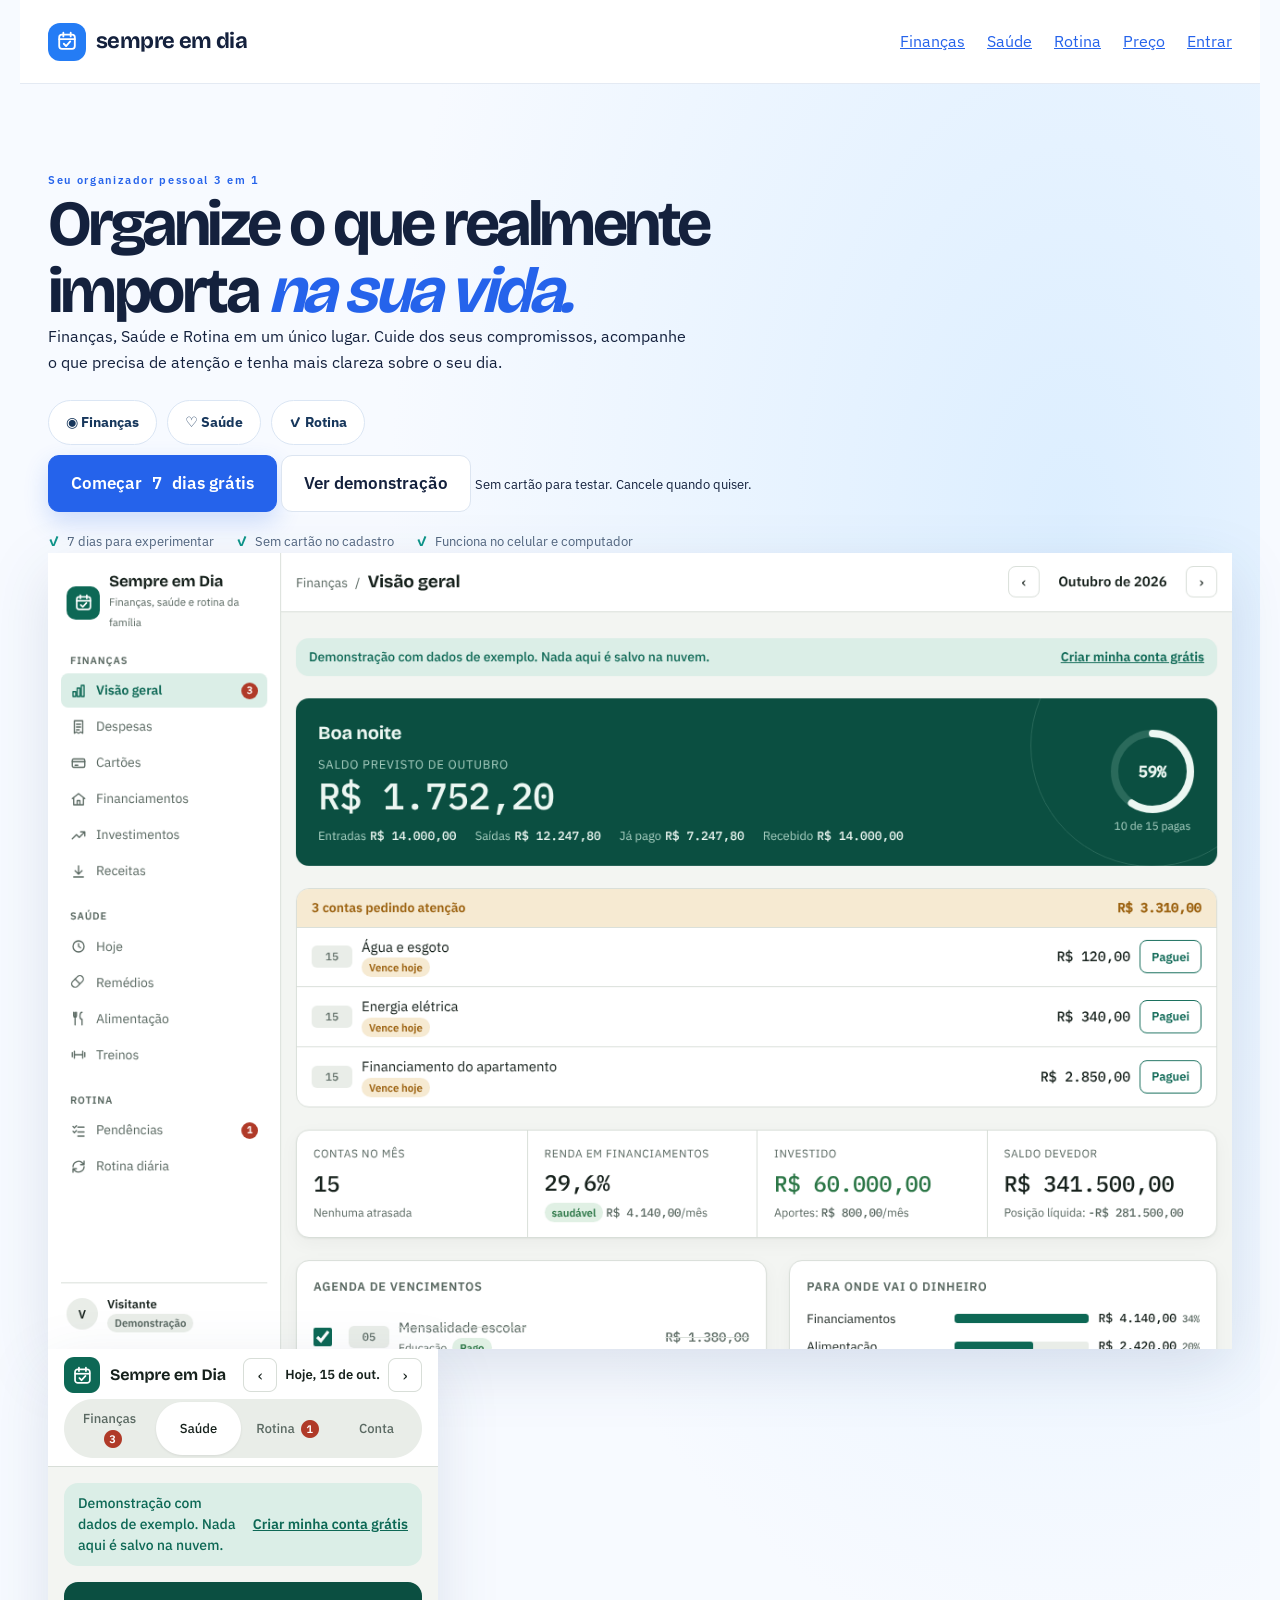
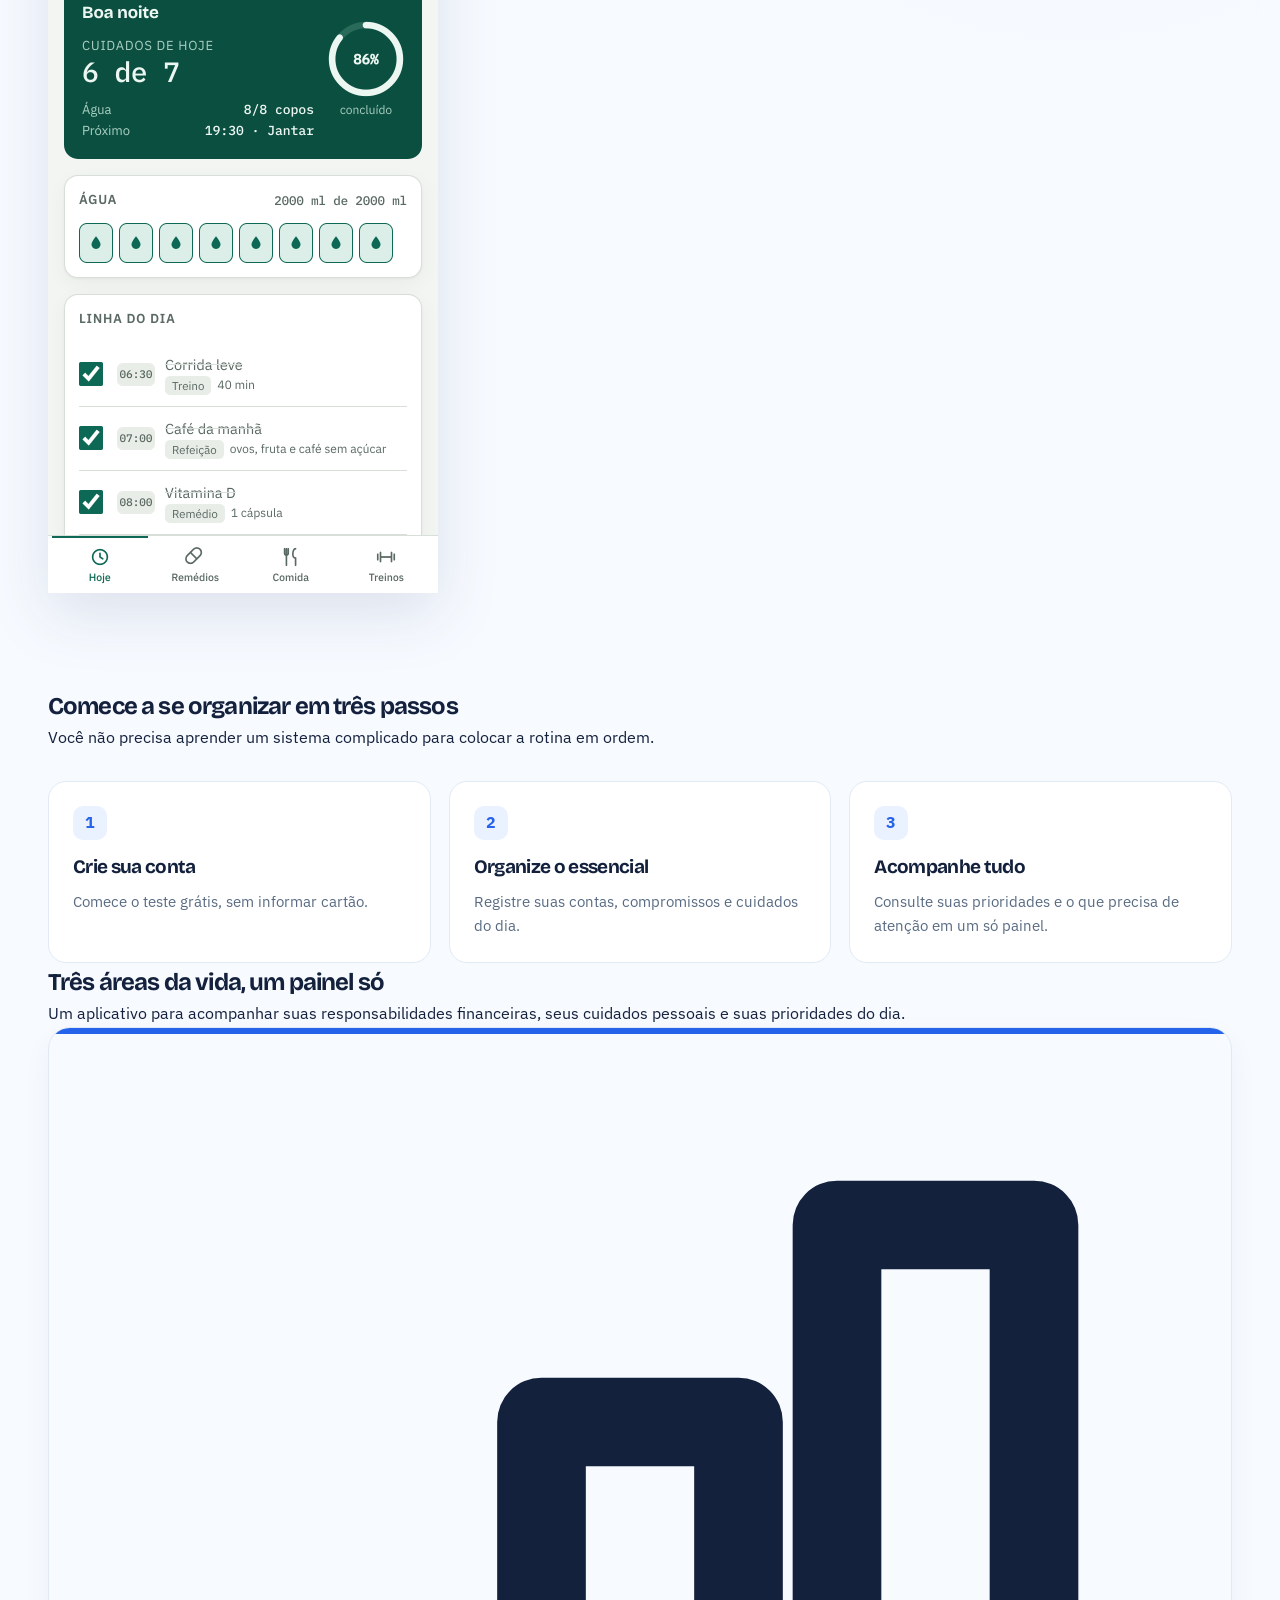
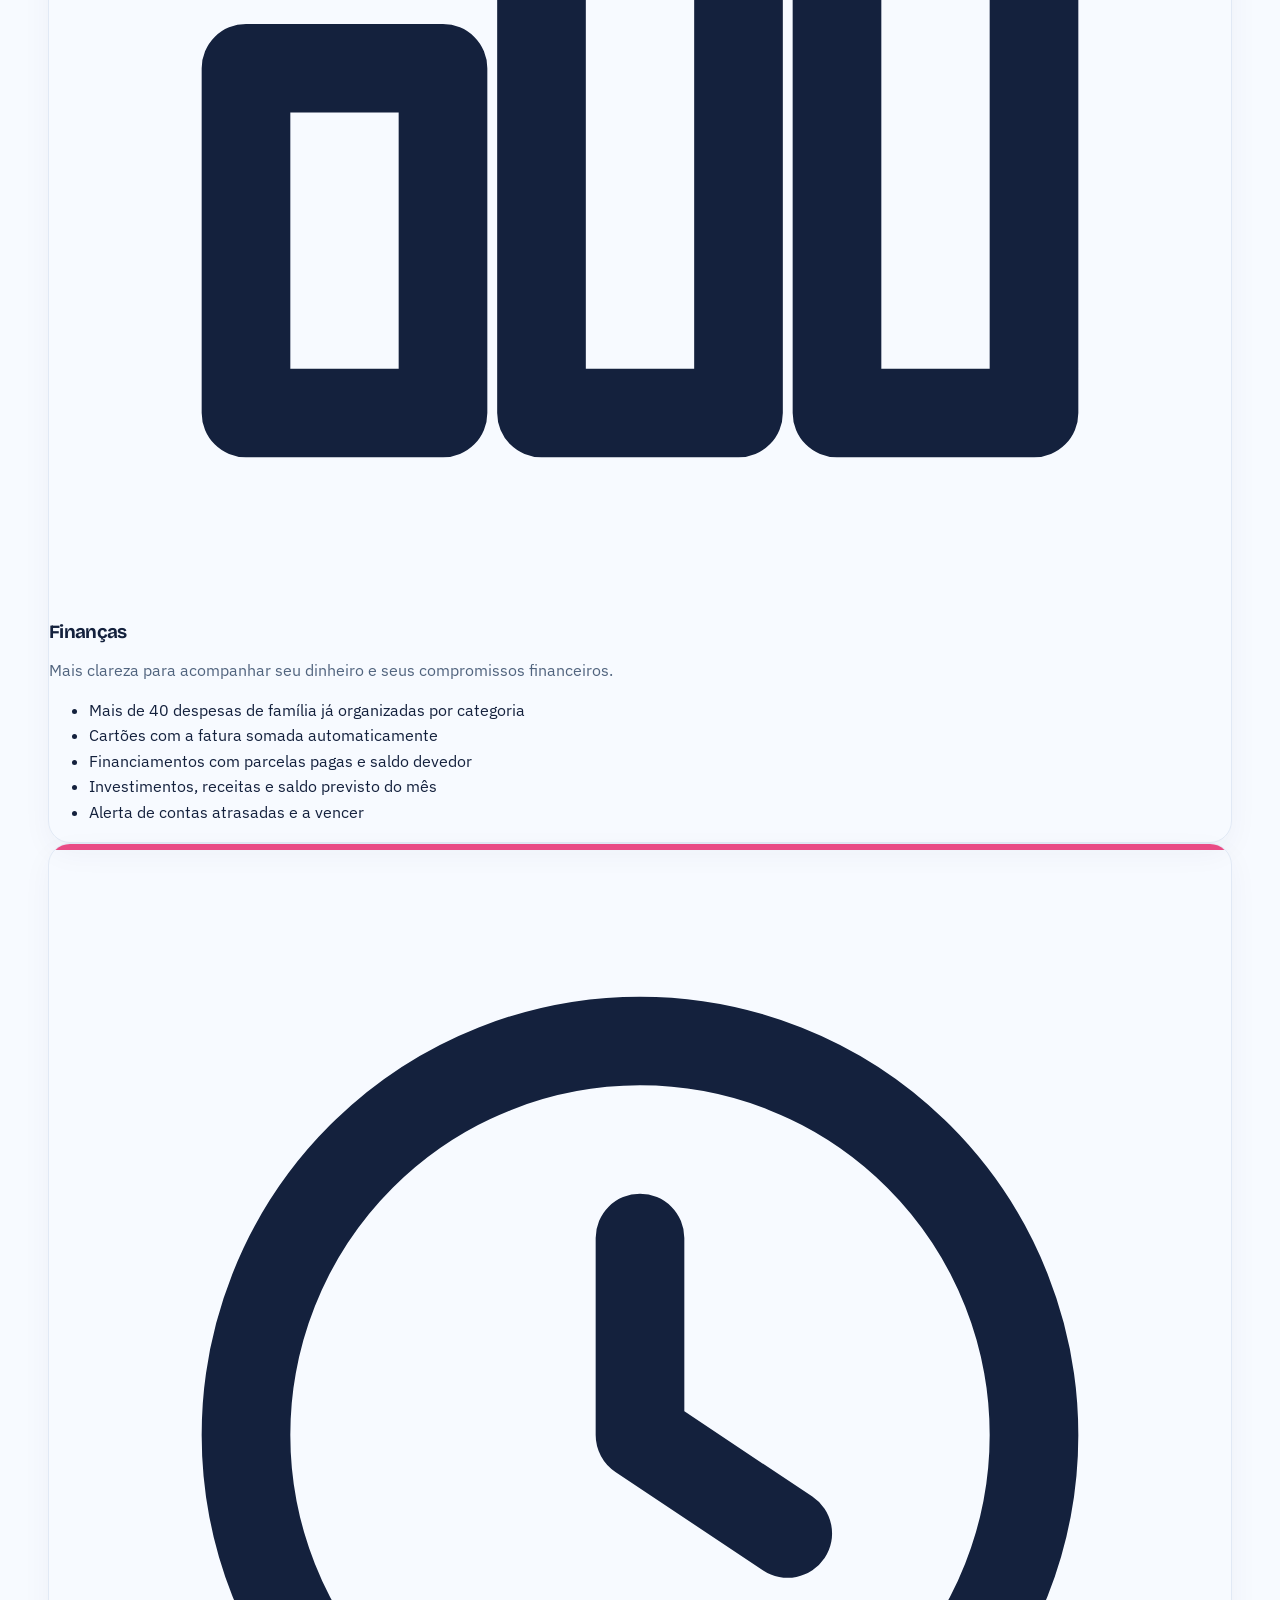
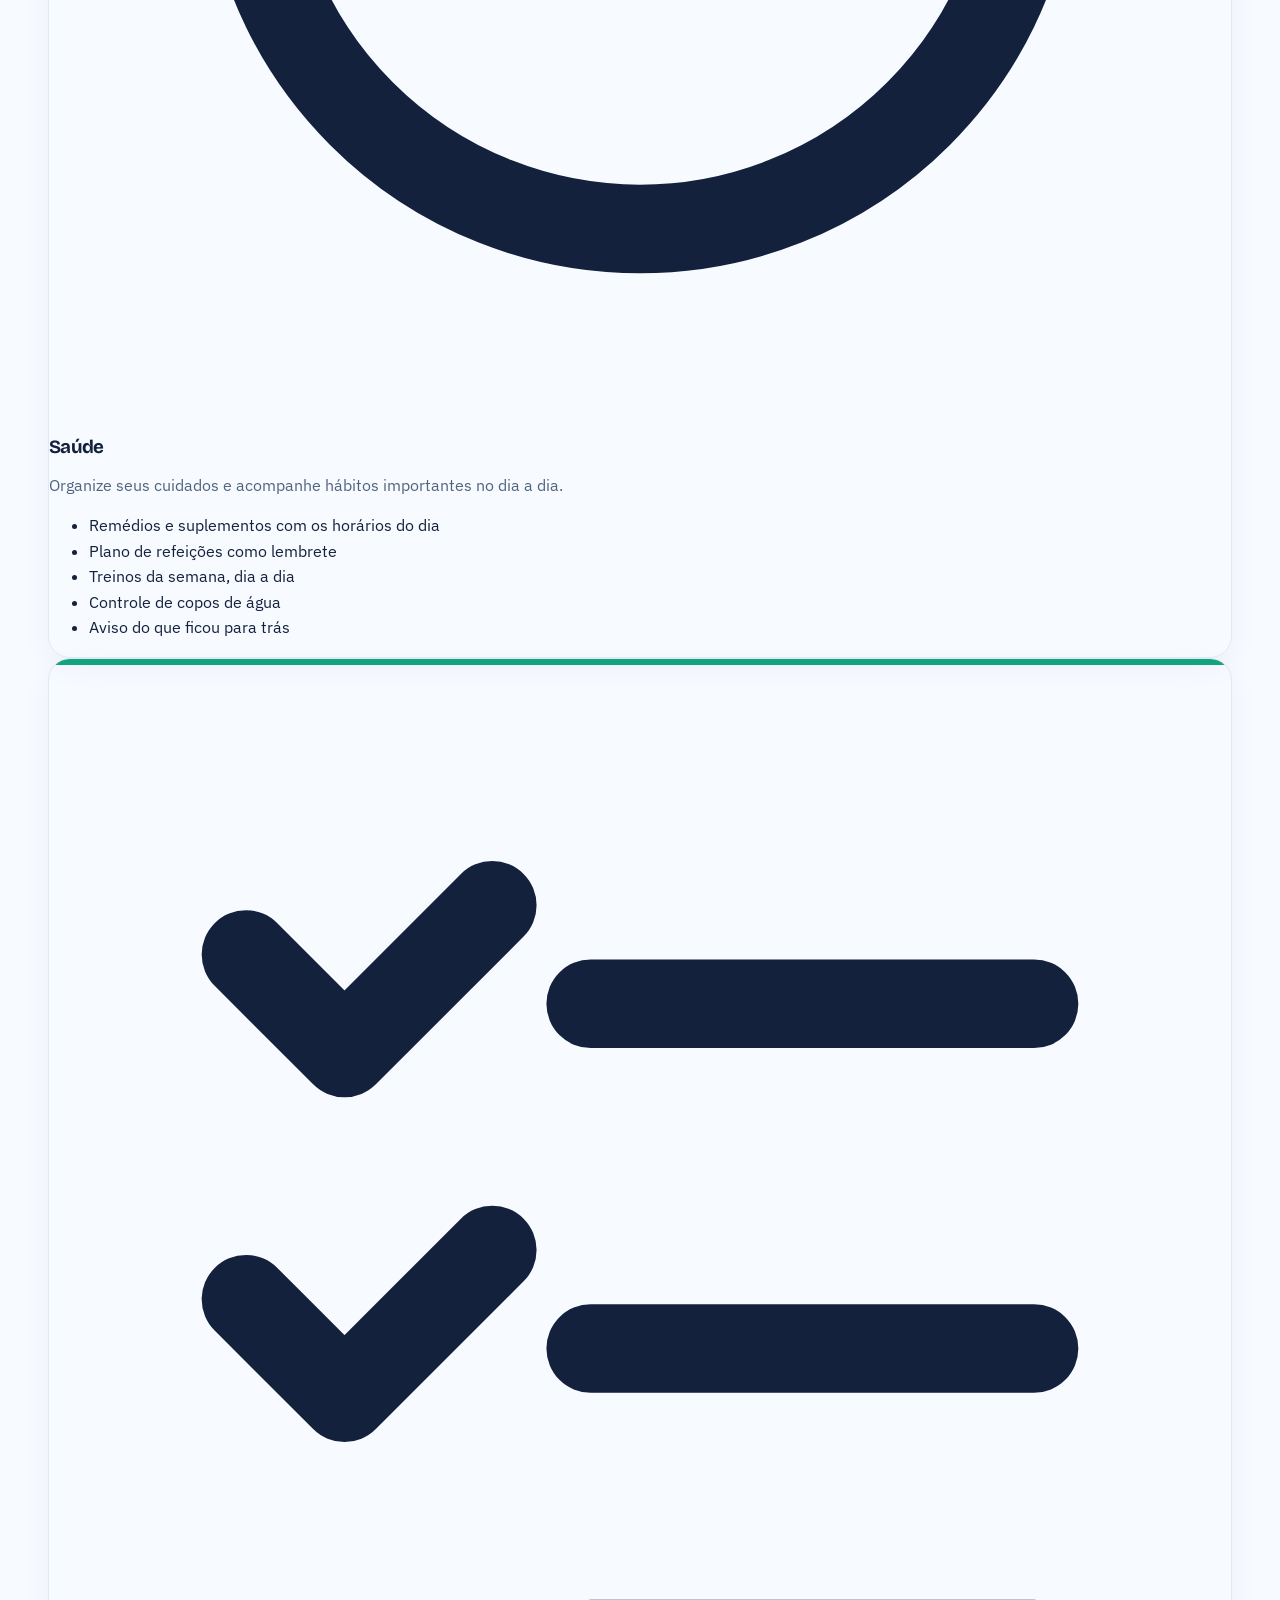
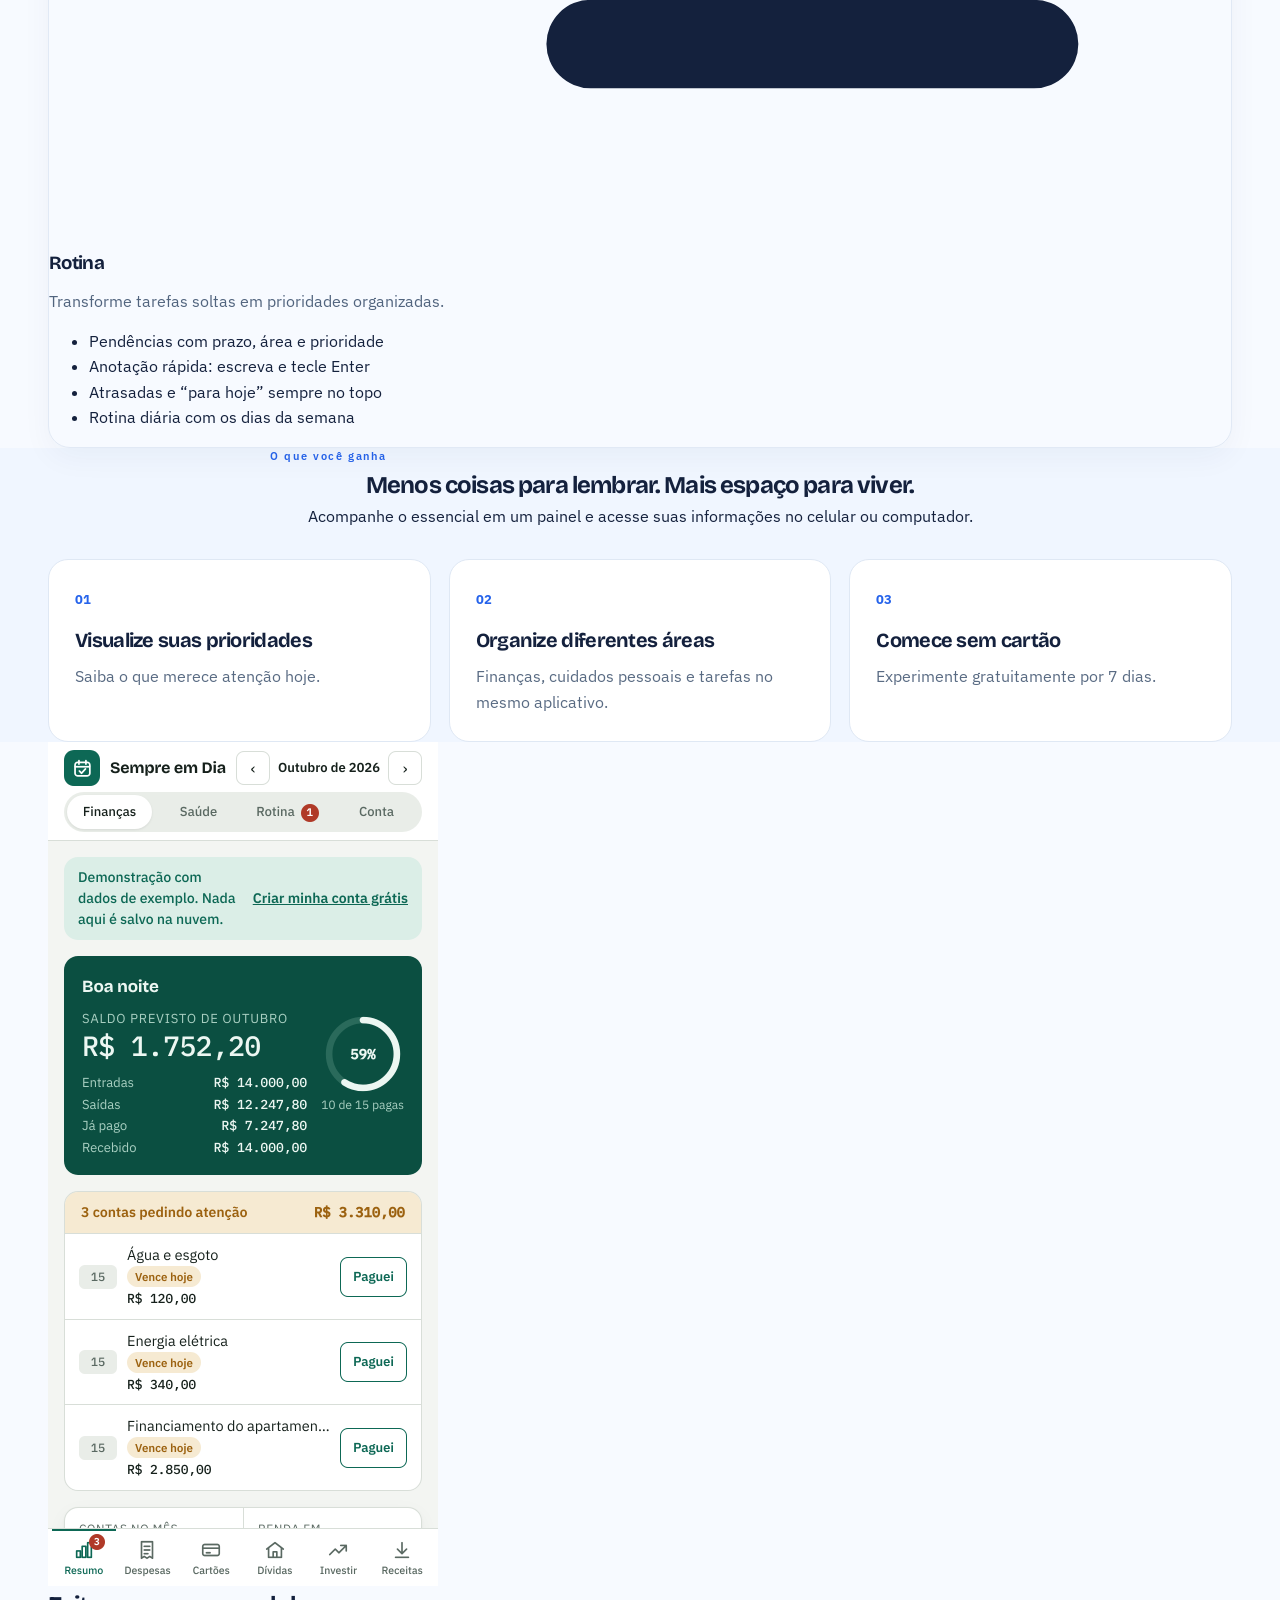
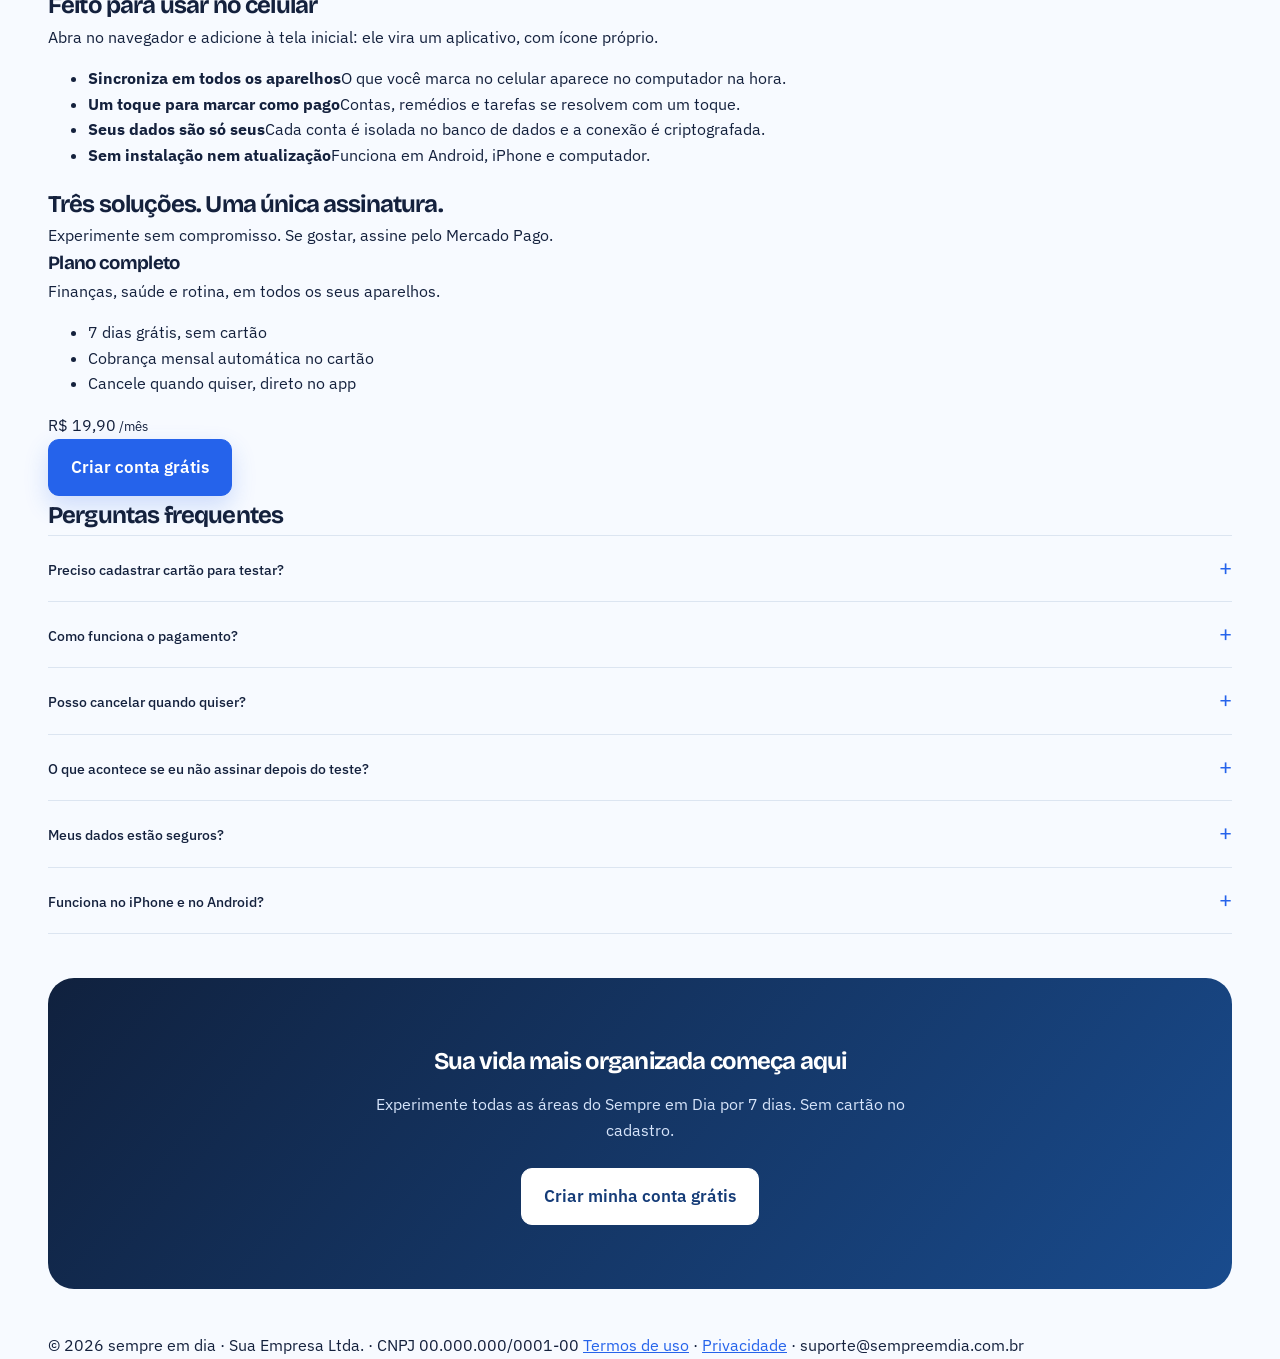
<file: index.html>
<!doctype html>
<html lang="pt-BR">
<head>
<meta charset="utf-8">
<meta name="viewport" content="width=device-width,initial-scale=1,viewport-fit=cover">
<title>Sempre em Dia | Organize Finanças, Saúde e Rotina</title>
<meta name="description" content="Organize as finanças da família, a saúde e a rotina num só painel, no computador e no celular. Teste grátis por 7 dias.">
<meta name="theme-color" content="#0b4f41">
<meta property="og:type" content="website">
<meta property="og:title" content="Sempre em Dia — Organize finanças, saúde e rotina">
<meta property="og:description" content="Um só painel para suas contas, cuidados e compromissos. Experimente 7 dias sem cartão.">
<meta property="og:url" content="https://joaoflaerdo-star.github.io/sempre-em-dia/">
<link rel="canonical" href="https://joaoflaerdo-star.github.io/sempre-em-dia/">
<meta property="og:image" content="./assets/tela-computador.png">
<link rel="icon" href="./icon.svg" type="image/svg+xml">
<link rel="manifest" href="./manifest.webmanifest">
<link rel="preconnect" href="https://fonts.googleapis.com">
<link rel="preconnect" href="https://fonts.gstatic.com" crossorigin>
<link rel="stylesheet" href="https://fonts.googleapis.com/css2?family=Bricolage+Grotesque:opsz,wght@12..96,500;12..96,700&family=IBM+Plex+Mono:wght@500&family=IBM+Plex+Sans:wght@400;500;600&display=swap">
<link rel="stylesheet" href="./assets/site.css">
<link rel="stylesheet" href="./assets/comercial-v1.css">
<link rel="stylesheet" href="./assets/landing-v2.css">
</head>
<body>
<header class="wrap nav">
  <a class="logo" href="./"><span class="mark" data-brand-ini></span><b data-brand></b></a>
  <a class="link hide-m" href="#financas">Finanças</a>
  <a class="link hide-m" href="#saude">Saúde</a>
  <a class="link hide-m" href="#rotina">Rotina</a>
  <a class="link hide-m" href="#preco">Preço</a>
  <a class="link" href="./entrar">Entrar</a>
</header>

<main>
  <div class="wrap" id="excluida" hidden><p class="msg ok" style="padding:12px 14px;border-radius:10px;background:var(--accent-soft);color:var(--accent)">Sua conta e todos os seus dados foram excluídos.</p></div>

  <section class="wrap hero">
    <div>
      <span class="eyebrow">Seu organizador pessoal 3 em 1</span>
      <h1>Organize o que realmente importa <em>na sua vida.</em></h1>
      <p class="lead">Finanças, Saúde e Rotina em um único lugar. Cuide dos seus compromissos, acompanhe o que precisa de atenção e tenha mais clareza sobre o seu dia.</p>
      <div class="sed-pillars"><a href="#financas">◉ Finanças</a><a href="#saude">♡ Saúde</a><a href="#rotina">✓ Rotina</a></div>
      <div class="cta">
        <a class="btn primary big" href="./entrar#criar">Começar <span data-dias></span> dias grátis</a>
        <a class="btn big" href="./app?demo=1">Ver demonstração</a>
        <small>Sem cartão para testar. Cancele quando quiser.</small>
        <div class="sed-trust" aria-label="Benefícios do teste"><span>7 dias para experimentar</span><span>Sem cartão no cadastro</span><span>Funciona no celular e computador</span></div>
      </div>
    </div>
    <div class="shot">
      <img class="desk" src="./assets/tela-computador.png" alt="Painel no computador: saldo previsto do mês, contas pedindo atenção e indicadores" width="1280" height="860">
      <img class="phone" src="./assets/tela-celular.png" alt="Painel no celular com a linha de cuidados do dia" width="390" height="844">
    </div>
  </section>


  <section class="band" id="como-funciona"><div class="wrap"><h2>Comece a se organizar em três passos</h2><p class="intro">Você não precisa aprender um sistema complicado para colocar a rotina em ordem.</p><div class="sed-steps"><article class="sed-step"><strong>1</strong><h3>Crie sua conta</h3><p>Comece o teste grátis, sem informar cartão.</p></article><article class="sed-step"><strong>2</strong><h3>Organize o essencial</h3><p>Registre suas contas, compromissos e cuidados do dia.</p></article><article class="sed-step"><strong>3</strong><h3>Acompanhe tudo</h3><p>Consulte suas prioridades e o que precisa de atenção em um só painel.</p></article></div></div></section>
  <section class="band alt" id="recursos">
    <div class="wrap">
      <h2>Três áreas da vida, um painel só</h2>
      <p class="intro">Um aplicativo para acompanhar suas responsabilidades financeiras, seus cuidados pessoais e suas prioridades do dia.</p>
      <div class="mods">
        <article class="mod" id="financas">
          <div class="ic"><svg viewBox="0 0 24 24" fill="none" stroke="currentColor" stroke-width="1.8" stroke-linecap="round" stroke-linejoin="round" aria-hidden="true"><path d="M4 13h4v7H4zM10 8h4v12h-4zM16 4h4v16h-4z"/></svg></div>
          <h3>Finanças</h3><p>Mais clareza para acompanhar seu dinheiro e seus compromissos financeiros.</p>
          <ul>
            <li>Mais de 40 despesas de família já organizadas por categoria</li>
            <li>Cartões com a fatura somada automaticamente</li>
            <li>Financiamentos com parcelas pagas e saldo devedor</li>
            <li>Investimentos, receitas e saldo previsto do mês</li>
            <li>Alerta de contas atrasadas e a vencer</li>
          </ul>
        </article>
        <article class="mod" id="saude">
          <div class="ic"><svg viewBox="0 0 24 24" fill="none" stroke="currentColor" stroke-width="1.8" stroke-linecap="round" stroke-linejoin="round" aria-hidden="true"><circle cx="12" cy="12" r="8"/><path d="M12 8v4l3 2"/></svg></div>
          <h3>Saúde</h3><p>Organize seus cuidados e acompanhe hábitos importantes no dia a dia.</p>
          <ul>
            <li>Remédios e suplementos com os horários do dia</li>
            <li>Plano de refeições como lembrete</li>
            <li>Treinos da semana, dia a dia</li>
            <li>Controle de copos de água</li>
            <li>Aviso do que ficou para trás</li>
          </ul>
        </article>
        <article class="mod" id="rotina">
          <div class="ic"><svg viewBox="0 0 24 24" fill="none" stroke="currentColor" stroke-width="1.8" stroke-linecap="round" stroke-linejoin="round" aria-hidden="true"><path d="M4 6l2 2 3-3M11 7h9M4 13l2 2 3-3M11 14h9M11 20h9"/></svg></div>
          <h3>Rotina</h3><p>Transforme tarefas soltas em prioridades organizadas.</p>
          <ul>
            <li>Pendências com prazo, área e prioridade</li>
            <li>Anotação rápida: escreva e tecle Enter</li>
            <li>Atrasadas e “para hoje” sempre no topo</li>
            <li>Rotina diária com os dias da semana</li>
          </ul>
        </article>
      </div>
    </div>
  </section>

  <section class="band sed-benefit-band"><div class="wrap"><div class="sed-benefit-head"><span class="eyebrow">O que você ganha</span><h2>Menos coisas para lembrar. Mais espaço para viver.</h2><p class="intro">Acompanhe o essencial em um painel e acesse suas informações no celular ou computador.</p></div><div class="sed-benefits"><div><strong>01</strong><h3>Visualize suas prioridades</h3><p>Saiba o que merece atenção hoje.</p></div><div><strong>02</strong><h3>Organize diferentes áreas</h3><p>Finanças, cuidados pessoais e tarefas no mesmo aplicativo.</p></div><div><strong>03</strong><h3>Comece sem cartão</h3><p>Experimente gratuitamente por 7 dias.</p></div></div></div></section>

  <section class="band">
    <div class="wrap split">
      <img class="phone2" src="./assets/tela-celular-financas.png" alt="Resumo financeiro do mês no celular" width="390" height="844" loading="lazy">
      <div>
        <h2>Feito para usar no celular</h2>
        <p class="intro">Abra no navegador e adicione à tela inicial: ele vira um aplicativo, com ícone próprio.</p>
        <ul class="checks">
          <li><div><b>Sincroniza em todos os aparelhos</b><span>O que você marca no celular aparece no computador na hora.</span></div></li>
          <li><div><b>Um toque para marcar como pago</b><span>Contas, remédios e tarefas se resolvem com um toque.</span></div></li>
          <li><div><b>Seus dados são só seus</b><span>Cada conta é isolada no banco de dados e a conexão é criptografada.</span></div></li>
          <li><div><b>Sem instalação nem atualização</b><span>Funciona em Android, iPhone e computador.</span></div></li>
        </ul>
      </div>
    </div>
  </section>

  <section class="band alt" id="preco">
    <div class="wrap">
      <h2>Três soluções. Uma única assinatura.</h2>
      <p class="intro">Experimente sem compromisso. Se gostar, assine pelo Mercado Pago.</p>
      <div class="price">
        <div>
          <h3>Plano completo</h3>
          <p>Finanças, saúde e rotina, em todos os seus aparelhos.</p>
          <ul>
            <li><span data-dias></span> dias grátis, sem cartão</li>
            <li>Cobrança mensal automática no cartão</li>
            <li>Cancele quando quiser, direto no app</li>
          </ul>
        </div>
        <div class="side">
          <div class="val"><span data-preco></span><small> /mês</small></div>
          <a class="btn primary big" href="./entrar#criar">Criar conta grátis</a>
        </div>
      </div>
    </div>
  </section>

  <section class="band">
    <div class="wrap">
      <h2>Perguntas frequentes</h2>
      <div class="faq">
        <details><summary>Preciso cadastrar cartão para testar?</summary><p>Não. Você cria a conta com e-mail e senha e usa tudo por <span data-dias></span> dias. O cartão só é pedido se você decidir assinar.</p></details>
        <details><summary>Como funciona o pagamento?</summary><p>A assinatura é feita pelo Mercado Pago, com cobrança mensal automática no cartão. Se você assinar durante o teste, a primeira cobrança acontece só quando o teste acabar.</p></details>
        <details><summary>Posso cancelar quando quiser?</summary><p>Sim, na área Minha conta, com um toque. Você continua usando até o fim do período já pago e não há multa.</p></details>
        <details><summary>O que acontece se eu não assinar depois do teste?</summary><p>Seus dados ficam guardados e você continua vendo tudo, mas não consegue editar. Assinando, volta a usar normalmente.</p></details>
        <details><summary>Meus dados estão seguros?</summary><p>Cada cliente só acessa os próprios dados, por regra do banco de dados. A conexão é criptografada e você pode excluir sua conta e todos os dados quando quiser.</p></details>
        <details><summary>Funciona no iPhone e no Android?</summary><p>Sim. Abra o site no navegador do celular e use “Adicionar à tela inicial” para ter o ícone como um aplicativo.</p></details>
      </div>
    </div>
  </section>
  <div class="wrap"><section class="sed-final"><h2>Sua vida mais organizada começa aqui</h2><p>Experimente todas as áreas do Sempre em Dia por <span data-dias>7</span> dias. Sem cartão no cadastro.</p><a class="btn big" href="./entrar#criar">Criar minha conta grátis</a></section></div>
</main>
<div class="sed-mobile-cta"><a href="./entrar#criar">Começar teste grátis</a></div>

<footer>
  <div class="wrap">
    <span>© <span id="ano"></span> <span data-brand></span> · <span data-empresa></span></span>
    <span><a href="./termos">Termos de uso</a> · <a href="./privacidade">Privacidade</a> · <span data-suporte></span></span>
  </div>
</footer>

<script src="./config.js"></script>
<script src="./assets/marca.js"></script>
<script defer src="./assets/comercial-v1.js"></script>
<script defer src="./assets/landing-v2.js"></script>
<script>
  if (new URLSearchParams(location.search).get('conta') === 'excluida') document.getElementById('excluida').hidden = false;
</script>
</body>
</html>
</file>
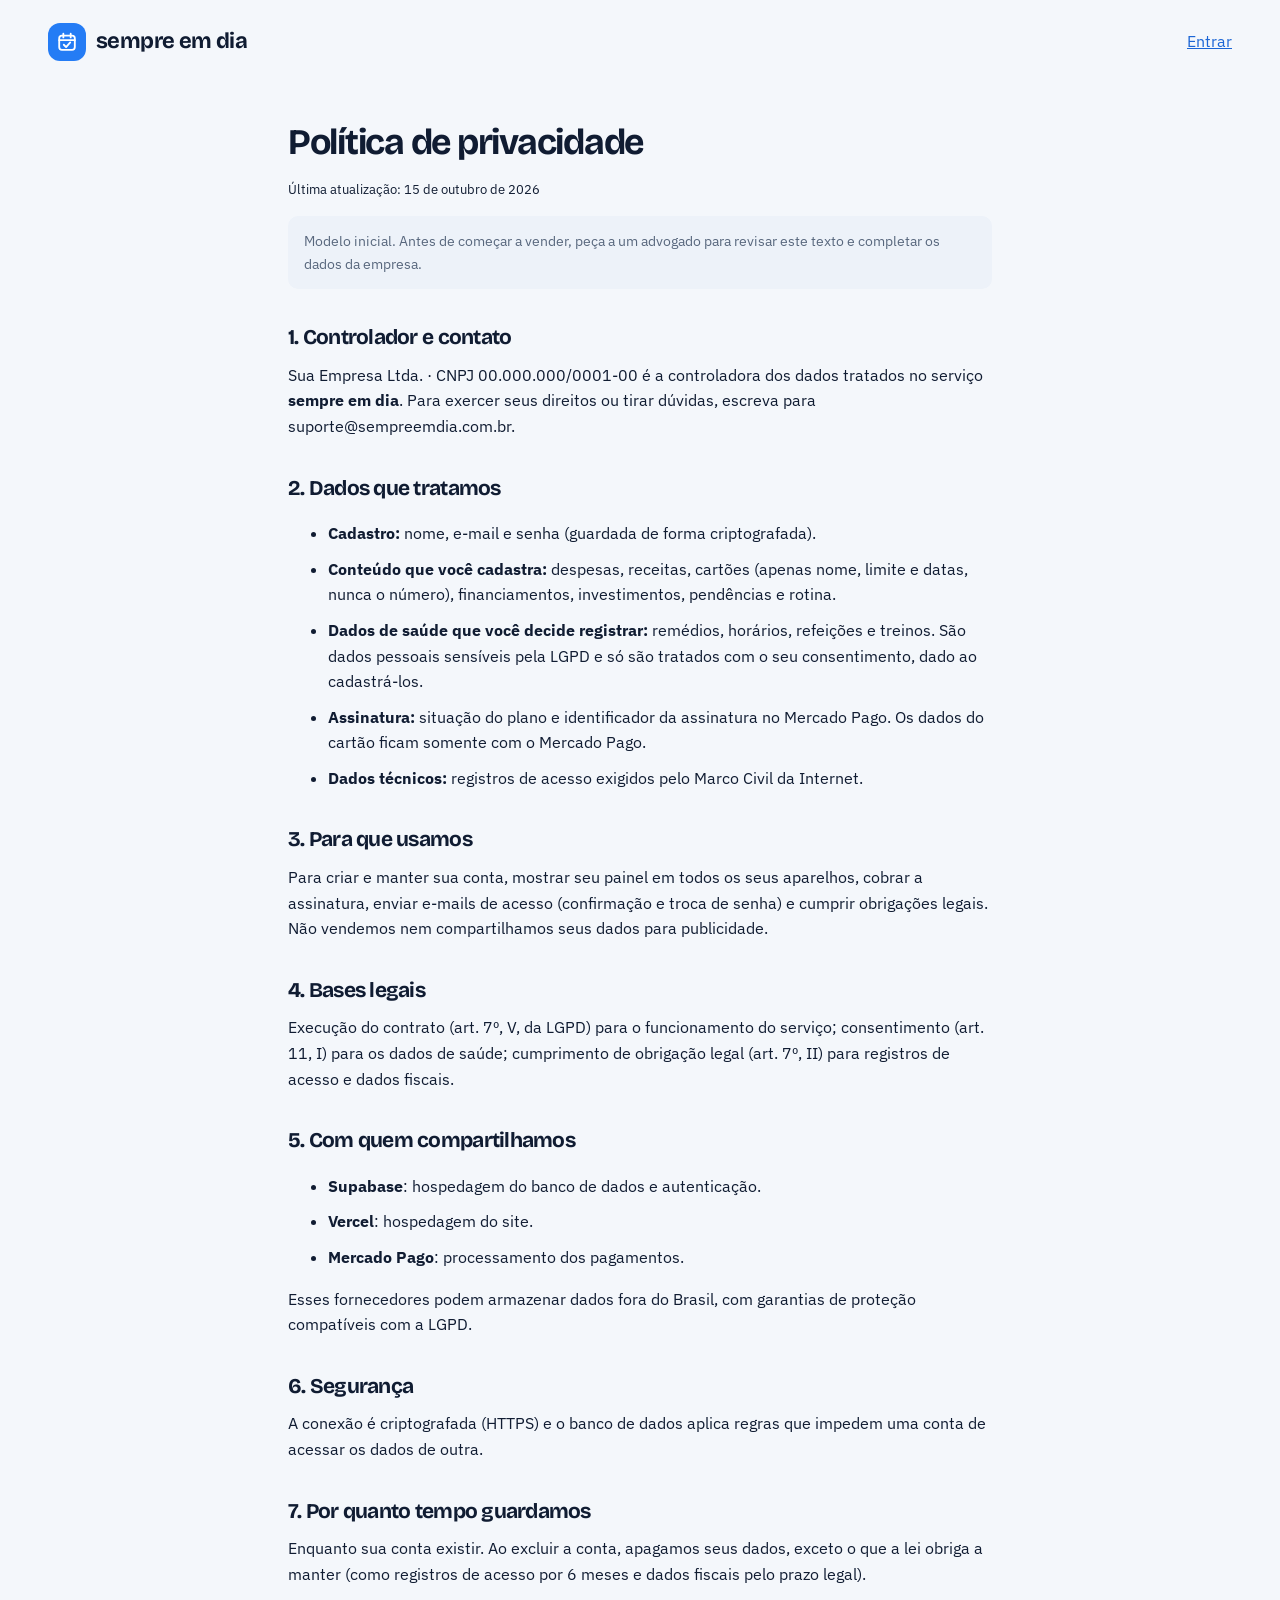
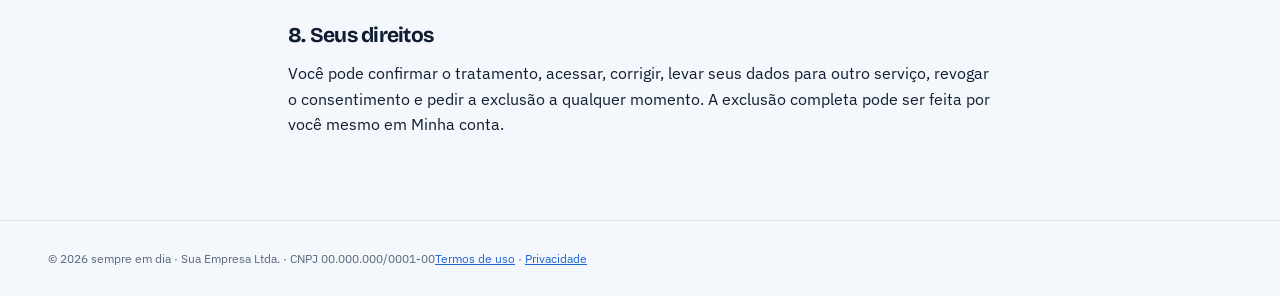
<file: privacidade.html>
<!doctype html>
<html lang="pt-BR">
<head>
<meta charset="utf-8">
<meta name="viewport" content="width=device-width,initial-scale=1,viewport-fit=cover">
<title>Política de privacidade</title>
<meta name="theme-color" content="#101C32">
<link rel="icon" href="./icon.svg" type="image/svg+xml">
<link rel="preconnect" href="https://fonts.googleapis.com">
<link rel="preconnect" href="https://fonts.gstatic.com" crossorigin>
<link rel="stylesheet" href="https://fonts.googleapis.com/css2?family=Bricolage+Grotesque:opsz,wght@12..96,500;12..96,700&family=IBM+Plex+Mono:wght@500&family=IBM+Plex+Sans:wght@400;500;600&display=swap">
<link rel="stylesheet" href="./assets/site.css">
</head>
<body>
<header class="wrap nav"><a class="logo" href="./"><span class="mark" data-brand-ini></span><b data-brand></b></a><a class="link" href="./entrar">Entrar</a></header>
<main class="wrap legal">
<h1>Política de privacidade</h1>
<p class="small">Última atualização: 15 de outubro de 2026</p>
<p class="aviso">Modelo inicial. Antes de começar a vender, peça a um advogado para revisar este texto e completar os dados da empresa.</p>
<h2>1. Controlador e contato</h2>
<p><span data-empresa></span> é a controladora dos dados tratados no serviço <b data-brand></b>. Para exercer seus direitos ou tirar dúvidas, escreva para <span data-suporte></span>.</p>
<h2>2. Dados que tratamos</h2>
<ul>
<li><b>Cadastro:</b> nome, e-mail e senha (guardada de forma criptografada).</li>
<li><b>Conteúdo que você cadastra:</b> despesas, receitas, cartões (apenas nome, limite e datas, nunca o número), financiamentos, investimentos, pendências e rotina.</li>
<li><b>Dados de saúde que você decide registrar:</b> remédios, horários, refeições e treinos. São dados pessoais sensíveis pela LGPD e só são tratados com o seu consentimento, dado ao cadastrá-los.</li>
<li><b>Assinatura:</b> situação do plano e identificador da assinatura no Mercado Pago. Os dados do cartão ficam somente com o Mercado Pago.</li>
<li><b>Dados técnicos:</b> registros de acesso exigidos pelo Marco Civil da Internet.</li>
</ul>
<h2>3. Para que usamos</h2>
<p>Para criar e manter sua conta, mostrar seu painel em todos os seus aparelhos, cobrar a assinatura, enviar e-mails de acesso (confirmação e troca de senha) e cumprir obrigações legais. Não vendemos nem compartilhamos seus dados para publicidade.</p>
<h2>4. Bases legais</h2>
<p>Execução do contrato (art. 7º, V, da LGPD) para o funcionamento do serviço; consentimento (art. 11, I) para os dados de saúde; cumprimento de obrigação legal (art. 7º, II) para registros de acesso e dados fiscais.</p>
<h2>5. Com quem compartilhamos</h2>
<ul>
<li><b>Supabase</b>: hospedagem do banco de dados e autenticação.</li>
<li><b>Vercel</b>: hospedagem do site.</li>
<li><b>Mercado Pago</b>: processamento dos pagamentos.</li>
</ul>
<p>Esses fornecedores podem armazenar dados fora do Brasil, com garantias de proteção compatíveis com a LGPD.</p>
<h2>6. Segurança</h2>
<p>A conexão é criptografada (HTTPS) e o banco de dados aplica regras que impedem uma conta de acessar os dados de outra.</p>
<h2>7. Por quanto tempo guardamos</h2>
<p>Enquanto sua conta existir. Ao excluir a conta, apagamos seus dados, exceto o que a lei obriga a manter (como registros de acesso por 6 meses e dados fiscais pelo prazo legal).</p>
<h2>8. Seus direitos</h2>
<p>Você pode confirmar o tratamento, acessar, corrigir, levar seus dados para outro serviço, revogar o consentimento e pedir a exclusão a qualquer momento. A exclusão completa pode ser feita por você mesmo em Minha conta.</p>
</main>
<footer><div class="wrap"><span>© <span id="ano"></span> <span data-brand></span> · <span data-empresa></span></span><span><a href="./termos">Termos de uso</a> · <a href="./privacidade">Privacidade</a></span></div></footer>
<script src="./config.js"></script>
<script src="./assets/marca.js"></script>
</body>
</html>
</file>
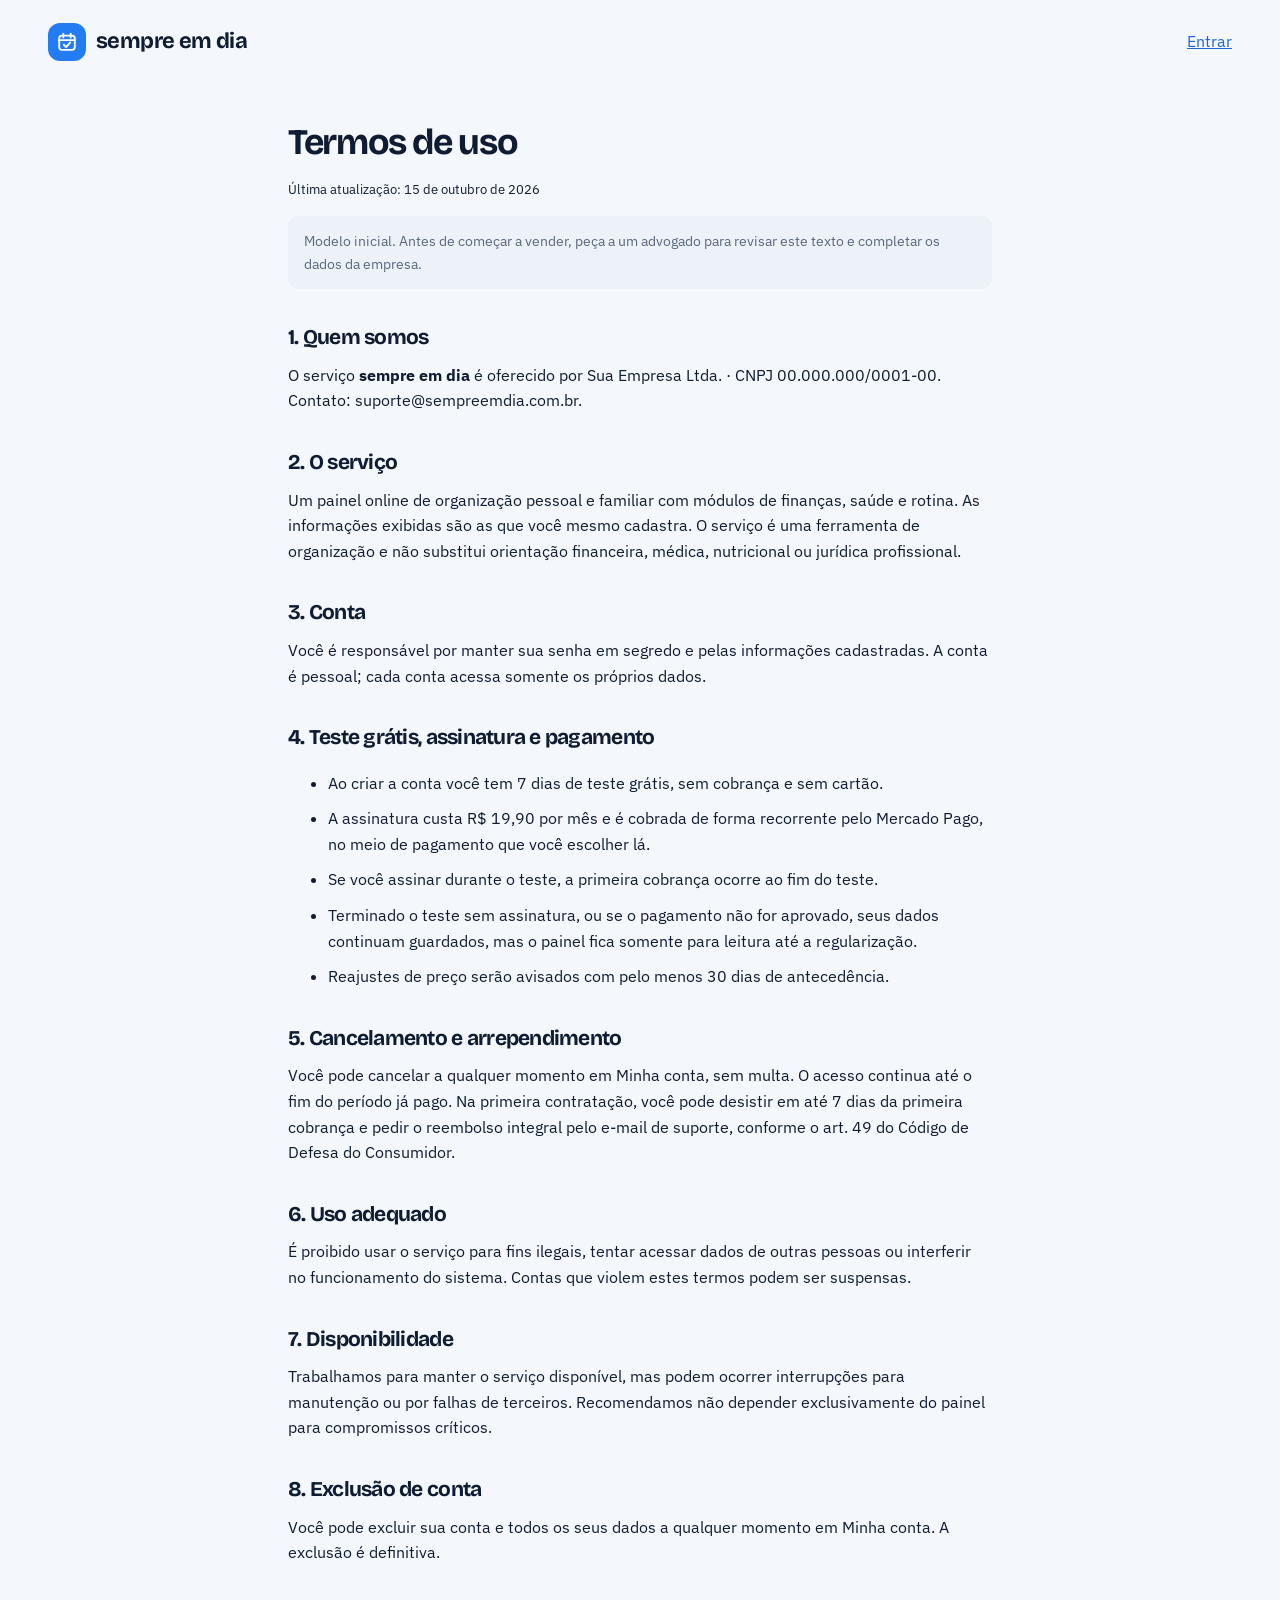
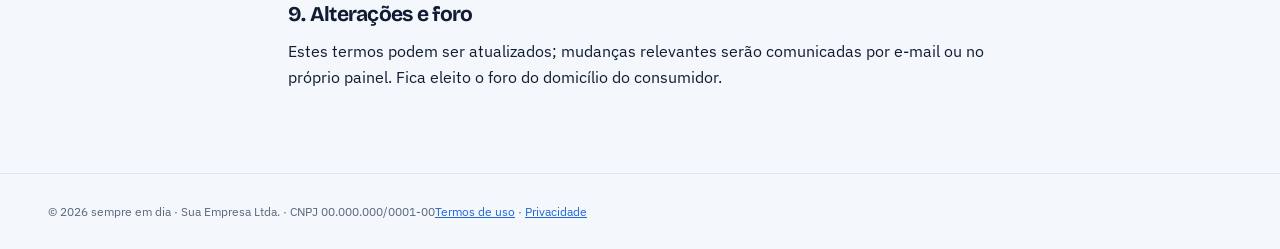
<file: termos.html>
<!doctype html>
<html lang="pt-BR">
<head>
<meta charset="utf-8">
<meta name="viewport" content="width=device-width,initial-scale=1,viewport-fit=cover">
<title>Termos de uso</title>
<meta name="theme-color" content="#101C32">
<link rel="icon" href="./icon.svg" type="image/svg+xml">
<link rel="preconnect" href="https://fonts.googleapis.com">
<link rel="preconnect" href="https://fonts.gstatic.com" crossorigin>
<link rel="stylesheet" href="https://fonts.googleapis.com/css2?family=Bricolage+Grotesque:opsz,wght@12..96,500;12..96,700&family=IBM+Plex+Mono:wght@500&family=IBM+Plex+Sans:wght@400;500;600&display=swap">
<link rel="stylesheet" href="./assets/site.css">
</head>
<body>
<header class="wrap nav"><a class="logo" href="./"><span class="mark" data-brand-ini></span><b data-brand></b></a><a class="link" href="./entrar">Entrar</a></header>
<main class="wrap legal">
<h1>Termos de uso</h1>
<p class="small">Última atualização: 15 de outubro de 2026</p>
<p class="aviso">Modelo inicial. Antes de começar a vender, peça a um advogado para revisar este texto e completar os dados da empresa.</p>
<h2>1. Quem somos</h2>
<p>O serviço <b data-brand></b> é oferecido por <span data-empresa></span>. Contato: <span data-suporte></span>.</p>
<h2>2. O serviço</h2>
<p>Um painel online de organização pessoal e familiar com módulos de finanças, saúde e rotina. As informações exibidas são as que você mesmo cadastra. O serviço é uma ferramenta de organização e não substitui orientação financeira, médica, nutricional ou jurídica profissional.</p>
<h2>3. Conta</h2>
<p>Você é responsável por manter sua senha em segredo e pelas informações cadastradas. A conta é pessoal; cada conta acessa somente os próprios dados.</p>
<h2>4. Teste grátis, assinatura e pagamento</h2>
<ul>
<li>Ao criar a conta você tem <span data-dias></span> dias de teste grátis, sem cobrança e sem cartão.</li>
<li>A assinatura custa <span data-preco></span> por mês e é cobrada de forma recorrente pelo Mercado Pago, no meio de pagamento que você escolher lá.</li>
<li>Se você assinar durante o teste, a primeira cobrança ocorre ao fim do teste.</li>
<li>Terminado o teste sem assinatura, ou se o pagamento não for aprovado, seus dados continuam guardados, mas o painel fica somente para leitura até a regularização.</li>
<li>Reajustes de preço serão avisados com pelo menos 30 dias de antecedência.</li>
</ul>
<h2>5. Cancelamento e arrependimento</h2>
<p>Você pode cancelar a qualquer momento em Minha conta, sem multa. O acesso continua até o fim do período já pago. Na primeira contratação, você pode desistir em até 7 dias da primeira cobrança e pedir o reembolso integral pelo e-mail de suporte, conforme o art. 49 do Código de Defesa do Consumidor.</p>
<h2>6. Uso adequado</h2>
<p>É proibido usar o serviço para fins ilegais, tentar acessar dados de outras pessoas ou interferir no funcionamento do sistema. Contas que violem estes termos podem ser suspensas.</p>
<h2>7. Disponibilidade</h2>
<p>Trabalhamos para manter o serviço disponível, mas podem ocorrer interrupções para manutenção ou por falhas de terceiros. Recomendamos não depender exclusivamente do painel para compromissos críticos.</p>
<h2>8. Exclusão de conta</h2>
<p>Você pode excluir sua conta e todos os seus dados a qualquer momento em Minha conta. A exclusão é definitiva.</p>
<h2>9. Alterações e foro</h2>
<p>Estes termos podem ser atualizados; mudanças relevantes serão comunicadas por e-mail ou no próprio painel. Fica eleito o foro do domicílio do consumidor.</p>
</main>
<footer><div class="wrap"><span>© <span id="ano"></span> <span data-brand></span> · <span data-empresa></span></span><span><a href="./termos">Termos de uso</a> · <a href="./privacidade">Privacidade</a></span></div></footer>
<script src="./config.js"></script>
<script src="./assets/marca.js"></script>
</body>
</html>
</file>
<file: assets/site.css>
/* Sempre em Dia — identidade visual compartilhada pelas páginas públicas. */
:root{
  --navy:#101C32;--blue:#247CF5;--teal:#13B8A6;--amber:#F59E0B;
  --bg:#F4F7FB;--surface:#fff;--sunk:#edf2f9;--ink:#101C32;--muted:#58677d;--line:#dde5ef;
  --accent:#1c66d5;--accent-ink:#fff;--accent-soft:#eaf2ff;--good:#076f63;--good-soft:#e4f7f3;
  --hero:#101C32;--hero-ink:#fff;--hero-muted:#bfcee4;--hero-track:#334660;
  --crit:#b43638;--crit-soft:#fff0f0;--r:20px;--shadow:0 12px 40px rgb(16 28 50 / .06);
  --f-display:"Bricolage Grotesque",ui-sans-serif,system-ui,sans-serif;
  --f-body:"IBM Plex Sans",ui-sans-serif,system-ui,-apple-system,"Segoe UI",sans-serif;
  --f-mono:"IBM Plex Mono",ui-monospace,Menlo,Consolas,monospace;color-scheme:light;
}
*{box-sizing:border-box}html,body{margin:0}html{scroll-padding-top:106px}
body{background:var(--bg);color:var(--ink);font:16px/1.6 var(--f-body);-webkit-font-smoothing:antialiased;padding-top:env(safe-area-inset-top,0px);padding-bottom:env(safe-area-inset-bottom,0px)}
img{max-width:100%;height:auto;display:block}a{color:var(--accent)}[hidden]{display:none!important}
button,input{font:inherit}.wrap{width:100%;max-width:1240px;margin:0 auto;padding-inline:max(28px,env(safe-area-inset-left,0px))}
h1,h2,h3{font-family:var(--f-display);letter-spacing:-.035em;margin:0;text-wrap:balance}p{margin:0}
.num{font-family:var(--f-mono);font-variant-numeric:tabular-nums}:focus-visible{outline:3px solid var(--accent);outline-offset:4px}
.icon{width:22px;height:22px;flex:none;fill:none;stroke:currentColor;stroke-width:1.7;stroke-linecap:round;stroke-linejoin:round}
.svg-defs{position:absolute;width:0;height:0;overflow:hidden}.skip-link{position:fixed;top:10px;left:10px;z-index:100;padding:12px;background:var(--navy);color:#fff;transform:translateY(-160%)}.skip-link:focus{transform:none}
.logo{display:inline-flex;align-items:center;gap:10px;text-decoration:none;color:var(--ink);flex-shrink:0}.logo b{font-family:var(--f-display);font-size:22px;font-weight:700;letter-spacing:-.6px}
.mark{width:38px;height:38px;border-radius:12px;background:var(--blue);color:#fff;display:inline-grid;place-items:center;flex:none}.mark svg{width:58%;height:58%;display:block}
.btn{display:inline-flex;align-items:center;justify-content:center;gap:10px;border:1px solid var(--line);background:var(--surface);color:var(--ink);padding:12px 20px;border-radius:11px;font:600 15px/1.4 var(--f-body);text-decoration:none;cursor:pointer;min-height:46px;text-align:center}
.btn:hover{background:var(--sunk)}.btn.primary{background:var(--accent);border-color:var(--accent);color:#fff;box-shadow:0 4px 10px rgb(36 124 245 / .12)}.btn.primary:hover{background:#1859bb;border-color:#1859bb}.btn.big{padding:16px 22px;font-size:17px;min-height:56px}
.text-link{font-weight:600;text-underline-offset:5px}.eyebrow{color:var(--accent);font-size:11px;font-weight:600;letter-spacing:.15em;line-height:1.6;display:flex;align-items:center;gap:8px}
.site-header{position:sticky;top:0;z-index:20;background:rgb(255 255 255 / .97);border-bottom:1px solid var(--line)}.nav{display:flex;align-items:center;gap:22px;min-height:84px}.nav-links{display:flex;align-items:center;gap:28px;margin:auto;font-size:14px}.nav-links a,.nav-login{text-decoration:none;color:#4d5d74;font-weight:500}.nav-links a:hover,.nav-login:hover{color:var(--accent)}.nav-login{font-size:14px}.nav-cta{font-size:13px;padding:10px 16px;min-height:42px}.nav-cta .icon{width:17px;height:17px}
.marketing{background:#fff}.landing-hero{display:grid;grid-template-columns:minmax(0,.92fr) minmax(0,1.12fr);gap:54px;align-items:center;padding-top:72px;padding-bottom:86px}.hero-copy h1{font-size:clamp(42px,4.35vw,64px);line-height:1.075;margin:19px 0 23px;max-width:510px;font-weight:600}.hero-copy h1 span{color:var(--blue)}.hero-tagline{font-size:18px;font-weight:500;color:var(--ink);margin-bottom:12px}.hero-copy .lead{font-size:16px;color:var(--muted);max-width:445px;line-height:1.75}.hero-actions{display:flex;flex-wrap:wrap;gap:18px;align-items:center;margin-top:29px}.hero-actions .big{font-size:16px}.demo-link{display:inline-flex;align-items:center;gap:8px;font-size:14px;font-weight:500;text-decoration:none}.demo-link .icon{width:21px;height:21px}.cta-note{color:var(--muted);font-size:12px;margin-top:14px;display:flex;align-items:center;gap:6px}.cta-note .icon{width:16px;height:16px;color:var(--good)}.hero-categories{display:flex;gap:20px;margin-top:28px;flex-wrap:wrap}.hero-categories span{display:flex;align-items:center;gap:6px;font-size:12px;color:var(--muted)}.hero-categories .icon{width:16px;height:16px;color:var(--accent)}
.status-dot,.live-dot{display:inline-block;background:var(--teal);width:7px;height:7px;border-radius:50%;flex:none}.status-dot{box-shadow:0 0 0 4px var(--good-soft);margin-right:4px}.hero-product{margin:0;min-width:0;position:relative;padding:28px 24px 46px 0}.hero-product::before{content:"";position:absolute;inset:0 -12px 18px 24px;background:var(--bg);border:1px solid #e7edf5;border-radius:28px;z-index:0}.product-label{position:relative;z-index:1;font-size:9px;font-weight:600;letter-spacing:.08em;display:flex;align-items:center;gap:7px;margin:0 0 12px 22px;color:var(--muted)}.label-right{margin-left:auto;font-size:10px;letter-spacing:0;text-transform:none;color:var(--ink)}.screenshot-frame{position:relative;border:1px solid #d6e1ef;border-radius:13px;box-shadow:0 20px 50px rgb(16 28 50 / .1);overflow:hidden;background:#fff;z-index:1}.desktop-shot{width:100%;height:auto}.phone-frame{position:absolute;width:24%;right:0;bottom:28px;border:5px solid #101c32;border-radius:22px;overflow:hidden;background:#fff;z-index:2;box-shadow:0 10px 25px rgb(16 28 50 / .12)}.hero-product figcaption{position:relative;z-index:1;display:flex;align-items:center;gap:6px;font-size:10px;color:var(--muted);margin:17px 25% 0 10px}.hero-product figcaption .icon{width:14px;height:14px}
.reassurance{background:var(--bg);border-block:1px solid var(--line)}.reassurance-inner{display:flex;align-items:center;justify-content:space-between;gap:25px;min-height:110px}.reassurance-inner p{font-size:14px;color:var(--muted);line-height:1.5}.reassurance-inner strong{color:var(--ink);font-weight:500}.reassurance-inner>span{display:flex;gap:10px;align-items:center;font-size:13px;color:#43536d}.reassurance-inner .icon{color:var(--accent);width:21px;height:21px}
.section{padding-block:92px}.section-heading{display:flex;justify-content:space-between;align-items:end;gap:60px;margin-bottom:38px}.section-heading h2,.mobile-copy h2,.pricing-copy h2,.faq-section h2{font-size:clamp(32px,3.3vw,46px);line-height:1.15;font-weight:500;margin-top:13px}.section-heading h2 span,.mobile-copy h2 span{color:var(--muted)}.section-heading>p{max-width:340px;color:var(--muted);font-size:15px;line-height:1.8}.benefit-grid{display:grid;grid-template-columns:repeat(3,minmax(0,1fr));gap:20px}.benefit-card{border:1px solid var(--line);border-radius:18px;padding:27px;display:flex;flex-direction:column;align-items:start;background:#fff}.feature-top{display:flex;align-items:center;justify-content:space-between;width:100%;gap:12px;margin-bottom:27px}.feature-icon{width:42px;height:42px;display:inline-grid;place-items:center;background:var(--accent-soft);border-radius:12px;color:var(--accent);flex:none}.feature-number{color:#627189;font-family:var(--f-mono);font-size:9px;letter-spacing:.02em}.benefit-card h3{font-size:27px;line-height:1.2;font-weight:500;margin-bottom:14px}.benefit-card>p{font-size:14px;color:var(--muted);line-height:1.8;min-height:100px}.benefit-card.health .feature-icon{background:var(--good-soft);color:var(--good)}.benefit-card.routine .feature-icon{background:#fff4de;color:#95600b}.before-after{border-top:1px solid var(--line);padding-top:20px;margin-top:21px;width:100%;display:grid;gap:16px}.before-after p{font-size:12px;line-height:1.65;margin-top:4px}.before-after>div:first-child p{color:var(--muted)}.before-label,.after-label{font-size:9px;letter-spacing:.1em;font-weight:600}.before-label{color:var(--muted)}.after-label{color:var(--good)}.benefit-card>a{display:inline-flex;align-items:center;gap:8px;margin-top:27px;font-size:12px;text-decoration:none;font-weight:600}.benefit-card>a .icon{width:17px;height:17px}.example-note{font-size:11px;color:var(--muted);margin-top:18px;text-align:center}
.demo-section{background:var(--bg);border-block:1px solid var(--line)}.demo-toolbar{display:flex;align-items:center;justify-content:space-between;gap:18px;margin-bottom:18px}.demo-tabs{display:flex;gap:4px;padding:4px;border:1px solid var(--line);border-radius:12px;background:#fff}.demo-tabs button{display:flex;gap:8px;align-items:center;border:0;background:transparent;color:var(--muted);font:500 13px var(--f-body);padding:10px 16px;border-radius:8px;cursor:pointer;min-height:42px}.demo-tabs button.is-active{background:var(--accent-soft);color:var(--accent)}.demo-tabs .icon{width:17px;height:17px}.demo-toolbar>.text-link{font-size:12px;text-decoration:none}.demo-window{background:#fff;border:1px solid #cfdbea;border-radius:16px;overflow:hidden;box-shadow:var(--shadow)}.window-top{display:flex;align-items:center;justify-content:space-between;gap:18px;padding:14px 19px;border-bottom:1px solid var(--line);font-size:11px;color:var(--muted)}.window-top>span:nth-child(2){display:flex;align-items:center;gap:7px}.window-dots{display:flex;gap:5px}.window-dots i{width:7px;height:7px;background:#dce4ed;border-radius:50%}.window-badge{font-size:8px;letter-spacing:.08em;border:1px solid var(--line);border-radius:4px;padding:3px 7px}.demo-window iframe{display:block;width:100%;height:660px;border:0;background:var(--bg)}.demo-bottom{display:flex;align-items:center;justify-content:space-between;gap:24px;margin-top:24px}.demo-bottom p{font-size:13px;color:var(--muted);max-width:580px}.demo-bottom strong{display:block;color:var(--ink);font-size:15px;margin-bottom:3px}.demo-bottom .btn{font-size:13px;white-space:nowrap}
.mobile-section{display:grid;grid-template-columns:.85fr 1fr;gap:100px;align-items:center}.mobile-showcase{position:relative;background:var(--bg);border-radius:25px;display:flex;align-items:center;justify-content:center;min-height:570px;padding:25px}.mobile-showcase img{width:226px;max-width:75%;border:6px solid var(--navy);border-radius:25px;box-shadow:0 16px 35px rgb(16 28 50 / .12)}.mobile-caption{position:absolute;bottom:19px;right:18px;writing-mode:vertical-rl;font-size:9px;letter-spacing:.13em;color:var(--muted)}.section-lead{color:var(--muted);font-size:15px;line-height:1.85;margin:22px 0 27px}.feature-list{list-style:none;display:grid;gap:24px;margin:0;padding:0}.feature-list li{display:flex;gap:14px;align-items:start}.feature-list .feature-icon{width:35px;height:35px;border-radius:10px;background:var(--bg)}.feature-list .icon{width:18px;height:18px}.feature-list h3{font-family:var(--f-body);font-size:14px;font-weight:600;letter-spacing:0;line-height:1.5;margin-bottom:4px}.feature-list p{font-size:13px;color:var(--muted);line-height:1.65}
.pricing-section{background:var(--navy);color:#fff}.pricing-layout{display:grid;grid-template-columns:1fr .95fr;gap:110px;align-items:center}.pricing-copy>.eyebrow{color:#8dbbff}.pricing-copy h2{font-size:clamp(38px,4vw,54px);line-height:1.13;margin-top:18px}.pricing-copy h2 span{color:#84b6ff}.pricing-copy>p:not(.eyebrow){color:#c0cde0;font-size:16px;max-width:360px;margin:25px 0}.pricing-copy>.text-link{font-size:13px;color:#fff}.plan-card{background:#fff;color:var(--ink);border:1px solid #fff;border-radius:22px;padding:34px;box-shadow:0 20px 40px rgb(0 0 0 / .12)}.plan-top{display:flex;justify-content:space-between;align-items:center;gap:18px;margin-bottom:20px}.plan-tag{font-size:9px;letter-spacing:.08em;background:var(--good-soft);color:var(--good);padding:5px 9px;border-radius:5px;font-weight:600}.plan-card h3{font-size:26px;font-weight:500}.plan-card>p{font-size:13px;color:var(--muted);margin-top:6px}.plan-value{display:flex;gap:6px;align-items:baseline;margin-top:25px}.plan-value strong{font-family:var(--f-display);font-weight:600;font-size:48px;line-height:1.1;letter-spacing:-.05em}.plan-value>span{font-size:14px;color:var(--muted)}.plan-trial strong{color:var(--good);font-weight:500}.plan-features{padding:23px 0 0;margin:23px 0 26px;list-style:none;border-top:1px solid var(--line);display:grid;gap:11px;font-size:13px;color:#48586f}.plan-features li{display:flex;gap:10px;align-items:baseline}.plan-features li::before{content:'✓';font-weight:600;color:var(--good)}.plan-card>.btn{width:100%;font-size:15px}.plan-card>small{display:block;text-align:center;color:var(--muted);font-size:10px;margin-top:12px}
.faq-section{display:grid;grid-template-columns:.85fr 1.15fr;gap:80px;align-items:start}.faq-section>div>p:not(.eyebrow){font-size:14px;color:var(--muted);margin-top:20px;max-width:290px}.faq{display:grid;gap:0;margin:0}.faq details{border-bottom:1px solid var(--line);padding:20px 0}.faq details:first-child{border-top:1px solid var(--line)}.faq summary{cursor:pointer;font-size:14px;font-weight:500;list-style:none;display:flex;align-items:baseline;justify-content:space-between;gap:18px;min-height:25px}.faq summary::-webkit-details-marker{display:none}.faq summary::after{content:'+';color:var(--accent);font-size:22px;line-height:1;font-weight:400}.faq details[open] summary::after{content:'−'}.faq details p{font-size:13px;line-height:1.8;color:var(--muted);margin:13px 28px 0 0}
.final-invitation{padding-block:66px 76px;display:flex;flex-direction:column;align-items:center;text-align:center;background:var(--bg);border:1px solid var(--line);border-radius:24px;width:calc(100% - 56px);max-width:1184px;margin-bottom:86px}.final-invitation>.mark{margin-bottom:22px;width:45px;height:45px;border-radius:14px}.final-invitation h2{font-size:clamp(32px,3.6vw,48px);line-height:1.13;font-weight:500}.final-invitation>p{font-size:14px;color:var(--muted);margin:19px 0 25px}.final-invitation>small{font-size:11px;color:var(--muted);margin-top:13px}.site-footer{border-top:1px solid var(--line);padding-top:39px}.footer-main{display:flex;align-items:start;justify-content:space-between;gap:25px;padding-bottom:37px}.footer-main>div>p{font-size:12px;color:var(--muted);margin-top:12px}.footer-main nav{display:flex;gap:24px;align-items:center;padding-top:9px;font-size:12px}.footer-main nav a{text-decoration:none;color:var(--muted)}.footer-bottom{border-top:1px solid var(--line);display:flex;justify-content:space-between;gap:20px;padding-block:20px;font-size:10px;color:var(--muted)}.mobile-cta{display:none}
body:not(.marketing)>header.nav .logo{margin-right:auto}
/* Acesso e páginas legais usam os mesmos tokens, sem alterar o fluxo de autenticação. */
.auth{min-height:100vh;display:grid;place-items:center;padding-block:40px}.card{background:var(--surface);border:1px solid var(--line);border-radius:22px;box-shadow:var(--shadow);width:min(440px,100%);padding:32px;display:grid;gap:22px}.card h1{font-size:29px;font-weight:500}.card .sub{color:var(--muted);font-size:15px;margin-top:6px}.seg{display:grid;grid-template-columns:1fr 1fr;background:var(--sunk);padding:4px;border-radius:10px;gap:4px}.seg button{border:0;background:none;padding:10px;border-radius:7px;font:600 14px var(--f-body);color:var(--muted);cursor:pointer}.seg button[aria-selected="true"]{background:var(--surface);color:var(--accent);box-shadow:0 1px 3px rgb(16 28 50 / .08)}form.f{display:grid;gap:16px}.field{display:grid;gap:6px}.field label{font-size:14px;font-weight:500}.field input{border:1px solid var(--line);background:var(--bg);color:var(--ink);border-radius:10px;padding:12px 14px;font:16px var(--f-body);width:100%}.field .hint{font-size:12px;color:var(--muted)}.chkline{display:flex;gap:10px;align-items:flex-start;font-size:13px;color:var(--muted)}.chkline input{margin-top:3px;width:18px;height:18px;accent-color:var(--accent);flex:none}.msg{padding:12px 14px;border-radius:10px;font-size:14px}.msg.err{background:var(--crit-soft);color:var(--crit)}.msg.ok{background:var(--good-soft);color:var(--good)}.linkbtn{border:0;background:none;color:var(--accent);font:500 14px var(--f-body);cursor:pointer;padding:0;justify-self:start;text-decoration:underline}.small{font-size:13px;color:var(--muted)}.legal{max-width:760px;padding-block:30px 72px}.legal h1{font-size:36px;margin-bottom:8px}.legal h2{font-size:21px;margin:32px 0 8px}.legal p,.legal li{color:var(--ink);margin:0 0 10px}.legal .aviso{background:var(--sunk);border-radius:10px;padding:14px 16px;font-size:14px;color:var(--muted);margin:16px 0 24px}.legal .nav{padding:0;min-height:72px}.legal .nav a:last-child{margin-left:auto}.legal+footer{padding-block:28px;border-top:1px solid var(--line);font-size:12px;color:var(--muted)}
@media (max-width:1100px){.nav-links{gap:16px;font-size:12px}.nav{gap:17px}.landing-hero{gap:32px}.hero-copy h1{font-size:49px}.hero-product{padding-right:10px}.hero-actions{gap:13px}.hero-actions .big{padding-inline:16px;font-size:15px}.demo-link{font-size:12px}.benefit-card{padding:22px}.benefit-card h3{font-size:24px}.mobile-section{gap:65px}.pricing-layout{gap:65px}.faq-section{gap:55px}}
@media (max-width:900px){.nav-links{display:none}.nav-login{margin-left:auto}.landing-hero{padding-block:48px 52px;grid-template-columns:1fr;gap:34px}.hero-copy{max-width:650px}.hero-copy h1{font-size:clamp(43px,7.2vw,61px);max-width:620px}.hero-copy .lead{max-width:560px}.hero-actions .big{font-size:16px}.hero-product{max-width:680px;width:100%;margin:auto;padding-right:24px}.hero-product::before{right:0}.hero-product .phone-frame{right:0}.reassurance-inner{flex-wrap:wrap;justify-content:start;gap:22px 35px;padding-block:24px}.reassurance-inner p{width:100%}.reassurance-inner p br{display:none}.reassurance-inner p strong{margin-left:4px}.section{padding-block:65px}.section-heading{gap:30px}.section-heading>p{max-width:280px}.benefit-grid{grid-template-columns:1fr;gap:16px}.benefit-card{padding:26px;display:grid;grid-template-columns:1fr 1fr;column-gap:30px}.feature-top{grid-column:1/-1;margin-bottom:20px}.benefit-card h3{font-size:29px}.benefit-card>p{grid-column:1;min-height:0;margin-top:12px}.before-after{grid-column:2;grid-row:2/4;margin:0;border-top:0;border-left:1px solid var(--line);padding:0 0 0 22px}.benefit-card>a{grid-column:1/-1;margin-top:21px}.mobile-section{grid-template-columns:.8fr 1fr;gap:38px}.mobile-showcase{min-height:470px;padding:22px}.mobile-showcase img{max-width:88%}.mobile-copy h2{font-size:34px}.feature-list{gap:18px}.pricing-layout{gap:35px}.plan-card{padding:27px}.pricing-copy h2{font-size:42px}.faq-section{grid-template-columns:1fr;gap:30px}.faq-section>div>p:not(.eyebrow){max-width:none}.final-invitation{margin-bottom:65px}}
@media (max-width:600px){html{scroll-padding-top:82px}.wrap{padding-inline:max(20px,env(safe-area-inset-left,0px))}.nav{min-height:72px;gap:16px}.logo b{font-size:20px}.mark{width:33px;height:33px;border-radius:10px}.nav-cta{display:none}.nav-login{font-size:13px}.landing-hero{padding-top:35px;padding-bottom:40px;gap:24px}.eyebrow{font-size:9px;letter-spacing:.1em}.hero-copy h1{font-size:clamp(40px,10.1vw,55px);line-height:1.08;margin-top:16px;margin-bottom:19px}.hero-tagline{font-size:16px;max-width:28ch}.hero-copy .lead{font-size:14px;line-height:1.8}.hero-actions{margin-top:23px;gap:16px;align-items:start;flex-direction:column}.hero-actions .btn{width:100%;font-size:16px}.hero-actions .demo-link{font-size:14px;align-self:center}.cta-note{font-size:10px;justify-content:center}.hero-categories{justify-content:center;gap:24px;margin-top:22px}.hero-categories span{font-size:11px}.hero-product{padding-top:23px;padding-right:18px;padding-bottom:31px}.hero-product::before{inset:0 0 13px 15px;border-radius:20px}.product-label{font-size:8px;margin-left:19px;margin-bottom:10px}.label-right{font-size:9px}.screenshot-frame{border-radius:9px}.phone-frame{border-width:3px;border-radius:13px;bottom:18px;width:25%}.hero-product figcaption{font-size:8px;margin-top:12px;gap:4px}.hero-product figcaption .icon{width:12px;height:12px}.reassurance-inner{gap:16px 22px;padding-block:24px}.reassurance-inner p{font-size:13px}.reassurance-inner>span{font-size:10px;gap:6px}.reassurance-inner .icon{width:17px;height:17px}.section{padding-block:52px}.section-heading{display:block;margin-bottom:26px}.section-heading h2,.mobile-copy h2,.faq-section h2{font-size:33px}.section-heading>p{max-width:none;font-size:13px;margin-top:17px}.benefit-card{display:flex;padding:24px}.feature-top{margin-bottom:22px}.benefit-card h3{font-size:28px}.benefit-card>p{font-size:13px;margin-top:0;min-height:0}.before-after{border-left:0;border-top:1px solid var(--line);padding:19px 0 0;margin-top:22px;gap:14px}.benefit-card>a{font-size:13px}.example-note{font-size:10px;line-height:1.6}.demo-toolbar{align-items:start;flex-direction:column;gap:12px}.demo-tabs{width:100%}.demo-tabs button{flex:1;justify-content:center;font-size:12px;padding:9px 7px;gap:5px}.demo-tabs .icon{width:16px;height:16px}.demo-toolbar>.text-link{font-size:11px;align-self:end}.window-top{padding:12px 10px;gap:8px;font-size:9px}.window-dots{gap:3px}.window-dots i{width:5px;height:5px}.window-badge{font-size:7px;padding:2px 4px}.demo-window{border-radius:12px}.demo-window iframe{height:610px}.demo-bottom{align-items:stretch;flex-direction:column;gap:16px}.demo-bottom p{font-size:12px}.demo-bottom strong{font-size:14px}.demo-bottom .btn{width:100%}.mobile-section{display:flex;flex-direction:column-reverse;gap:30px}.mobile-showcase{width:100%;min-height:510px}.mobile-showcase img{width:208px;max-width:75%}.section-lead{font-size:14px;margin-top:17px}.feature-list h3{font-size:13px}.feature-list p{font-size:12px}.pricing-layout{grid-template-columns:1fr;gap:30px}.pricing-copy h2{font-size:40px}.pricing-copy>p:not(.eyebrow){font-size:14px;max-width:none;margin:20px 0}.pricing-copy>.text-link{font-size:12px}.plan-card{padding:26px}.plan-card>.btn{font-size:14px;gap:6px}.plan-value strong{font-size:46px}.faq-section{gap:26px}.faq-section>div>p:not(.eyebrow){font-size:13px}.faq summary{font-size:13px}.faq details p{font-size:12px}.final-invitation{width:calc(100% - 40px);padding:40px 22px;margin-bottom:50px;border-radius:18px}.final-invitation h2{font-size:32px}.final-invitation>p{font-size:13px;margin:17px 0 22px}.final-invitation>.btn{width:100%;font-size:15px}.final-invitation>small{font-size:10px}.footer-main{flex-direction:column;gap:25px;padding-bottom:28px}.footer-main nav{gap:20px;font-size:11px;flex-wrap:wrap}.footer-main>div>p{font-size:11px}.footer-bottom{font-size:9px;padding-block:18px;gap:14px}.site-footer{padding-bottom:calc(90px + env(safe-area-inset-bottom,0px));padding-top:30px}.mobile-cta{display:flex;position:fixed;z-index:25;bottom:0;left:0;right:0;align-items:center;justify-content:space-between;gap:10px;background:rgb(255 255 255 / .98);border-top:1px solid var(--line);padding:13px max(16px,env(safe-area-inset-right,0px)) calc(13px + env(safe-area-inset-bottom,0px)) max(16px,env(safe-area-inset-left,0px));box-shadow:0 -4px 16px rgb(16 28 50 / .04)}.mobile-cta>div{display:grid;gap:2px}.mobile-cta strong{font-size:11px;font-weight:500}.mobile-cta>div>span{font-size:10px;color:var(--muted)}.mobile-cta .btn{font-size:12px;padding:12px 14px;gap:7px;min-height:44px}.mobile-cta .icon{width:16px;height:16px}.card{padding:25px}.auth{padding-block:24px}.legal h1{font-size:30px}}
@media (prefers-reduced-motion:no-preference){html{scroll-behavior:smooth}.hero-copy,.hero-product{animation:arrive .55s ease both}.hero-product{animation-delay:.09s}.btn{transition:background .16s ease,box-shadow .16s ease}.benefit-card{transition:border-color .2s ease,box-shadow .2s ease}.benefit-card:hover{border-color:#bdcde3;box-shadow:var(--shadow)}@keyframes arrive{from{opacity:.5;transform:translateY(9px)}to{opacity:1;transform:none}}}
@media (prefers-reduced-motion:reduce){html{scroll-behavior:auto}*,*::before,*::after{animation:none!important;transition:none!important}}
</file>
<file: assets/comercial-v1.css>
/* Camada comercial v1: isolada do aplicativo e da autenticação */
body:has(.hero){--accent:#2563eb;--accent-soft:#eaf1ff;--ink:#14213d;--muted:#596b83;--line:#dce5f1;--bg:#f7faff}
body:has(.hero) .nav{position:sticky;top:0;z-index:30;background:rgba(255,255,255,.94);backdrop-filter:blur(16px);border-bottom:1px solid #e4eaf3}
body:has(.hero) .hero{padding-block:88px 94px}
body:has(.hero) .hero h1{letter-spacing:-.055em}
body:has(.hero) .hero .lead{max-width:640px}
body:has(.hero) .btn.primary{background:#2563eb;color:white;border-color:#2563eb;box-shadow:0 10px 25px rgba(37,99,235,.2)}
body:has(.hero) .btn.primary:hover{background:#174cc5}
body:has(.hero) .mod{border:1px solid #e1e9f5;border-radius:22px;box-shadow:0 10px 30px rgba(18,44,88,.045)}
body:has(.hero) .shot img{filter:drop-shadow(0 20px 30px rgba(25,53,98,.12))}
.sed-trust{display:flex;flex-wrap:wrap;gap:12px 22px;margin-top:20px;color:#51647e;font-size:13px}
.sed-trust span:before{content:"✓";font-weight:800;color:#0d9488;margin-right:7px}
.sed-steps{display:grid;grid-template-columns:repeat(3,minmax(0,1fr));gap:18px;margin-top:30px}
.sed-step{background:white;border:1px solid #e2eaf4;border-radius:18px;padding:24px}
.sed-step strong{display:inline-grid;place-items:center;width:34px;height:34px;border-radius:10px;background:#eaf1ff;color:#2563eb;margin-bottom:12px}
.sed-step h3{margin:0 0 8px;font-size:19px}
.sed-step p{color:#596b83;font-size:15px}
.sed-final{text-align:center;background:linear-gradient(130deg,#10213e,#194b8d);color:#fff;padding:64px 22px;border-radius:26px;margin-block:44px}
.sed-final p{color:#d7e5fb;margin:12px auto 24px;max-width:540px}
.sed-final .btn{background:#fff;color:#153c78;border-color:#fff}
.sed-mobile-cta{display:none}
@media(max-width:700px){.sed-steps{grid-template-columns:1fr}.sed-mobile-cta{display:block;position:fixed;bottom:0;left:0;right:0;z-index:50;background:rgba(255,255,255,.97);padding:10px 16px calc(10px + env(safe-area-inset-bottom));box-shadow:0 -4px 22px #10213e20}.sed-mobile-cta a{display:block;text-align:center;padding:13px;border-radius:12px;background:#2563eb;color:white;font-weight:700;text-decoration:none}body:has(.hero) footer{padding-bottom:95px}body:has(.hero) .hero{padding-block:46px 55px}}
</file>
<file: assets/landing-v2.css>
/* Landing v2 — 3 pilares; camada isolada, sem alterações no app */
html{scroll-behavior:smooth;scroll-padding-top:95px}
body:has(.sed-pillars){--accent:#2563eb}
body:has(.sed-pillars) .hero{background:radial-gradient(ellipse at 85% 20%,#dceeff 0,transparent 46%);border-radius:0 0 36px 36px}
body:has(.sed-pillars) .hero h1{max-width:740px;font-size:clamp(42px,5vw,76px);line-height:1.05}
body:has(.sed-pillars) .hero h1 em{color:#2563eb}
.sed-pillars{display:flex;flex-wrap:wrap;gap:10px;margin:25px 0 10px}
.sed-pillars a{border:1px solid #dbe6f4;border-radius:999px;padding:10px 17px;text-decoration:none;background:#fff;color:#17375c;font-weight:700;font-size:14px;transition:transform .15s,box-shadow .15s}
.sed-pillars a:hover{transform:translateY(-2px);box-shadow:0 8px 18px #18365c18}
body:has(.sed-pillars) .mods{align-items:stretch}
body:has(.sed-pillars) .mod{scroll-margin-top:105px;position:relative;overflow:hidden}
body:has(.sed-pillars) .mod:before{content:"";display:block;height:6px;position:absolute;top:0;left:0;right:0;background:#2563eb}
body:has(.sed-pillars) #saude:before{background:#e94b85}
body:has(.sed-pillars) #rotina:before{background:#12a47e}
body:has(.sed-pillars) .mod>p{color:#51647e;line-height:1.5;margin:10px 0 15px}
.sed-benefit-band{background:#f0f6ff}
.sed-benefit-head{text-align:center;max-width:740px;margin:0 auto 30px}
.sed-benefits{display:grid;grid-template-columns:repeat(3,minmax(0,1fr));gap:18px}
.sed-benefits>div{background:white;border:1px solid #dfe8f4;border-radius:20px;padding:26px}
.sed-benefits strong{font-size:13px;color:#2563eb}
.sed-benefits h3{margin:12px 0 8px;font-size:20px}
.sed-benefits p{color:#596b83;margin:0;line-height:1.6}
@media(max-width:700px){.sed-pillars{gap:7px}.sed-pillars a{font-size:12px;padding:9px 11px}.sed-benefits{grid-template-columns:1fr}body:has(.sed-pillars) .hero h1{font-size:clamp(38px,9vw,52px)}}
</file>
